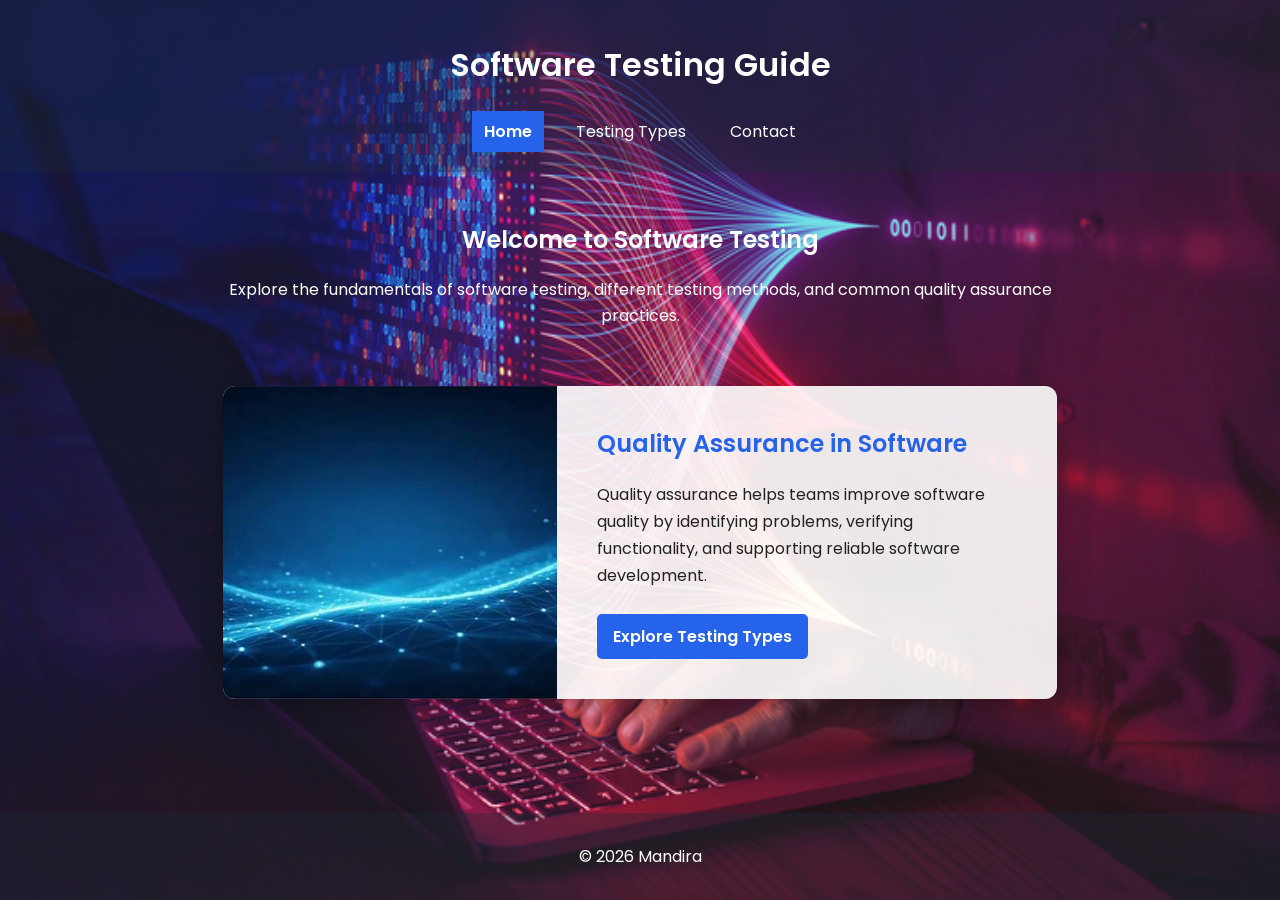
<file: index.html>
<!DOCTYPE html>
<html lang="en">
<head>
    <meta charset="UTF-8">
    <meta name="viewport" content="width=device-width, initial-scale=1.0">
    <title>Software Testing Guide | Home</title>
    <link rel="preconnect" href="https://fonts.googleapis.com">
    <link rel="preconnect" href="https://fonts.gstatic.com" crossorigin>
    <link rel="stylesheet" href="https://fonts.googleapis.com/css2?family=Poppins:wght@400;500;600;700&display=swap">
    <link rel="stylesheet" href="css/common.css">
    <link rel="stylesheet" href="css/index.css">
</head>
<body class="home-page">
    <header>
        <h1>Software Testing Guide</h1>
        <nav class="nav">
            <a class="nav__link nav__link--active" href="index.html">Home</a>
            <a class="nav__link" href="html/testing.html">Testing Types</a>
            <a class="nav__link" href="html/contact.html">Contact</a>
        </nav>
    </header>
    <main>
        <section class="hero">
            <h2>Welcome to Software Testing</h2>
            <p>
                Explore the fundamentals of software testing,
                different testing methods, and common quality assurance practices.
            </p>
        </section>
        <section class="qa-showcase">
            <div class="qa-showcase__card">
                <img class="qa-showcase__image" src="images/background.jpg" alt="Software quality assurance">
                <div class="qa-showcase__info">
                    <h2>Quality Assurance in Software</h2>
                    <p>
                        Quality assurance helps teams improve software quality by
                        identifying problems, verifying functionality, and supporting
                        reliable software development.
                    </p>
                    <a class="featured-link" href="html/testing.html">Explore Testing Types</a>
                </div>
            </div>
        </section>
    </main>
    <footer>
        <p>&copy; 2026 Mandira</p>
    </footer>
</body>
</html>
</file>
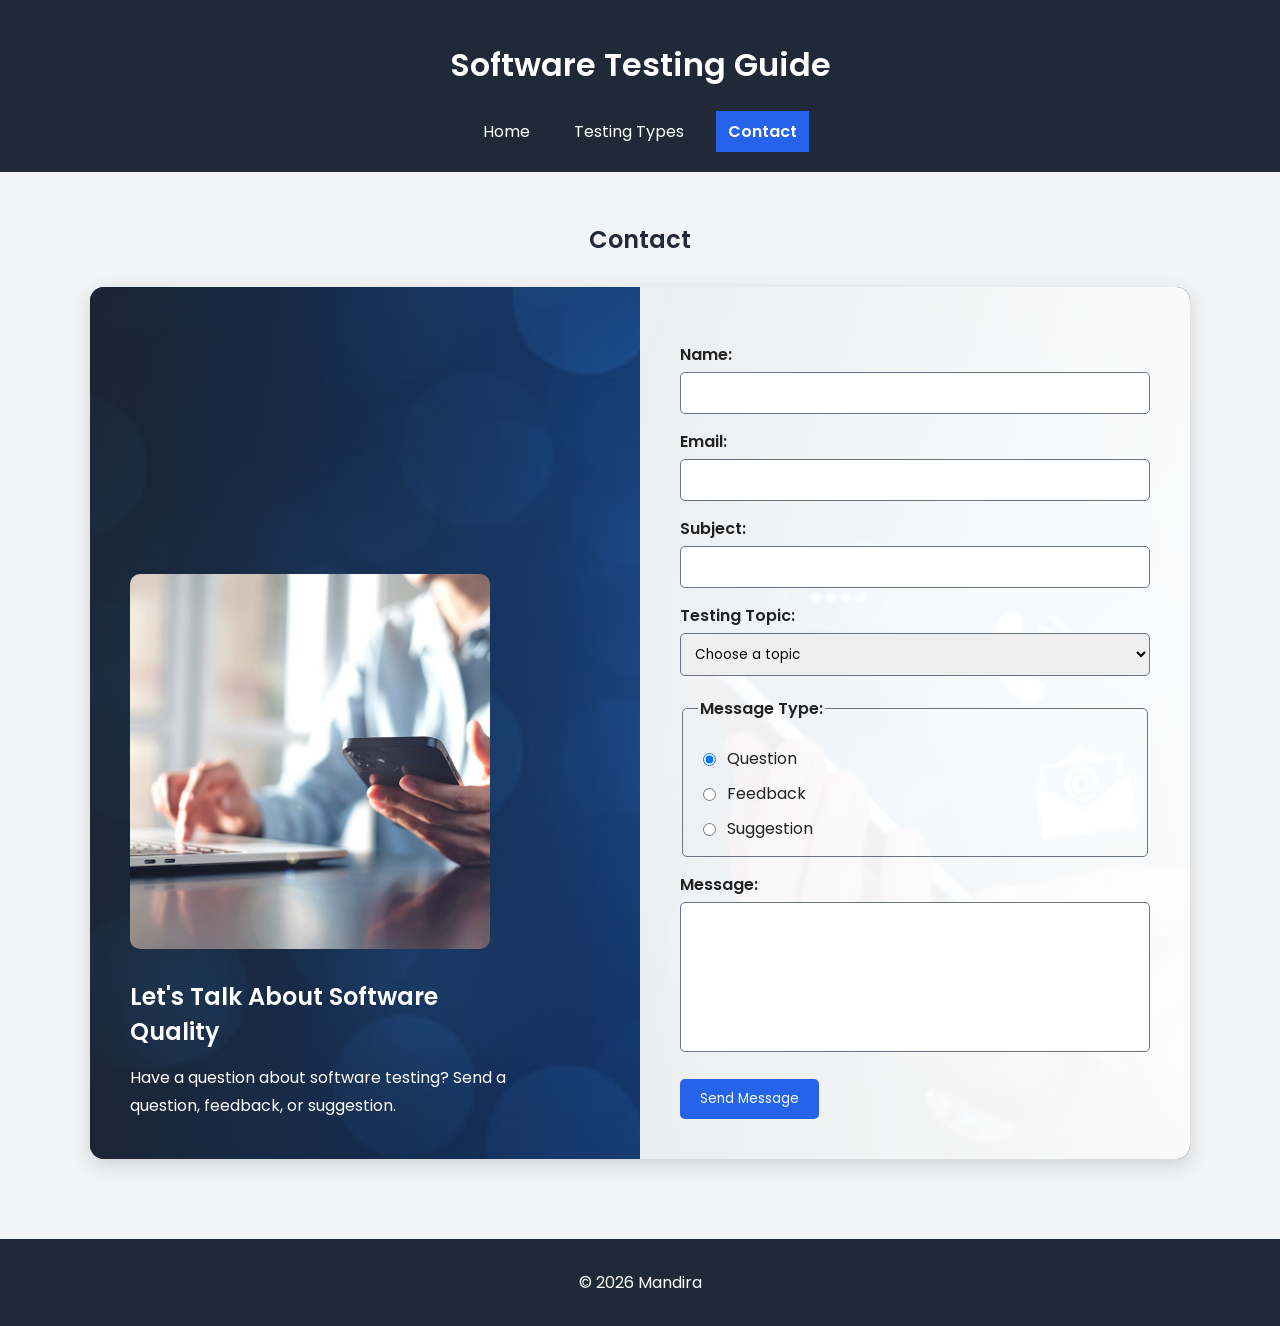
<file: html/contact.html>
<!DOCTYPE html>
<html lang="en">
<head>
    <meta charset="UTF-8">
    <meta name="viewport" content="width=device-width, initial-scale=1.0">
    <title>Software Testing Guide | Contact</title>
    <link rel="preconnect" href="https://fonts.googleapis.com">
    <link rel="preconnect" href="https://fonts.gstatic.com" crossorigin>
    <link href="https://fonts.googleapis.com/css2?family=Poppins:wght@400;500;600;700&display=swap" rel="stylesheet">
    <link rel="stylesheet" href="../css/common.css">
    <link rel="stylesheet" href="../css/contact.css">
</head>
<body>
    <header>
        <h1>Software Testing Guide</h1>
        <nav class="nav">
            <a class="nav__link" href="../index.html">Home</a>
            <a class="nav__link" href="testing.html">Testing Types</a>
            <a class="nav__link nav__link--active" href="contact.html">Contact</a>
        </nav>
    </header>
    <main>
        <h2>Contact</h2>
        <div class="contact-container">
            <section class="contact-visual">
                <img class="contact-visual__image" src="../images/contactus.jpg" alt="Software quality assurance and communication">
                <div class="contact-visual__content">
                    <h2>Let's Talk About Software Quality</h2>
                    <p>
                        Have a question about software testing?
                        Send a question, feedback, or suggestion.
                    </p>
                </div>
            </section>
            <form class="contact-form" action="mailto:mandira.ramasinghe98@gmail.com" method="post" enctype="text/plain">
                <label for="name">Name:</label>
                <input type="text" id="name" name="name">
                <label for="email">Email:</label>
                <input type="email" id="email" name="email" required>
                <label for="subject">Subject:</label>
                <input type="text" id="subject" name="subject">
                <label for="topic">Testing Topic:</label>
                <select id="topic" name="topic">
                    <option value="">Choose a topic</option>
                    <option value="manual-testing">Manual Testing</option>
                    <option value="automation-testing">Automation Testing</option>
                    <option value="api-testing">API Testing</option>
                    <option value="regression-testing">Regression Testing</option>
                    <option value="other">Other</option>
                </select>
                <fieldset class="message-type">
                    <legend>Message Type:</legend>
                    <div class="radio-option">
                        <input type="radio" id="question" name="message-type" value="question" checked>
                        <label for="question">Question</label>
                    </div>
                    <div class="radio-option">
                        <input type="radio" id="feedback" name="message-type" value="feedback">
                        <label for="feedback">Feedback</label>
                    </div>
                    <div class="radio-option">
                        <input type="radio" id="suggestion" name="message-type" value="suggestion">
                        <label for="suggestion">Suggestion</label>
                    </div>
                </fieldset>
                <label for="message">Message:</label>
                <textarea id="message" name="message" maxlength="500" required></textarea>
                <button type="submit">Send Message</button>
            </form>
        </div>
    </main>
    <footer>
        <p>&copy; 2026 Mandira</p>
    </footer>
</body>
</html>
</file>
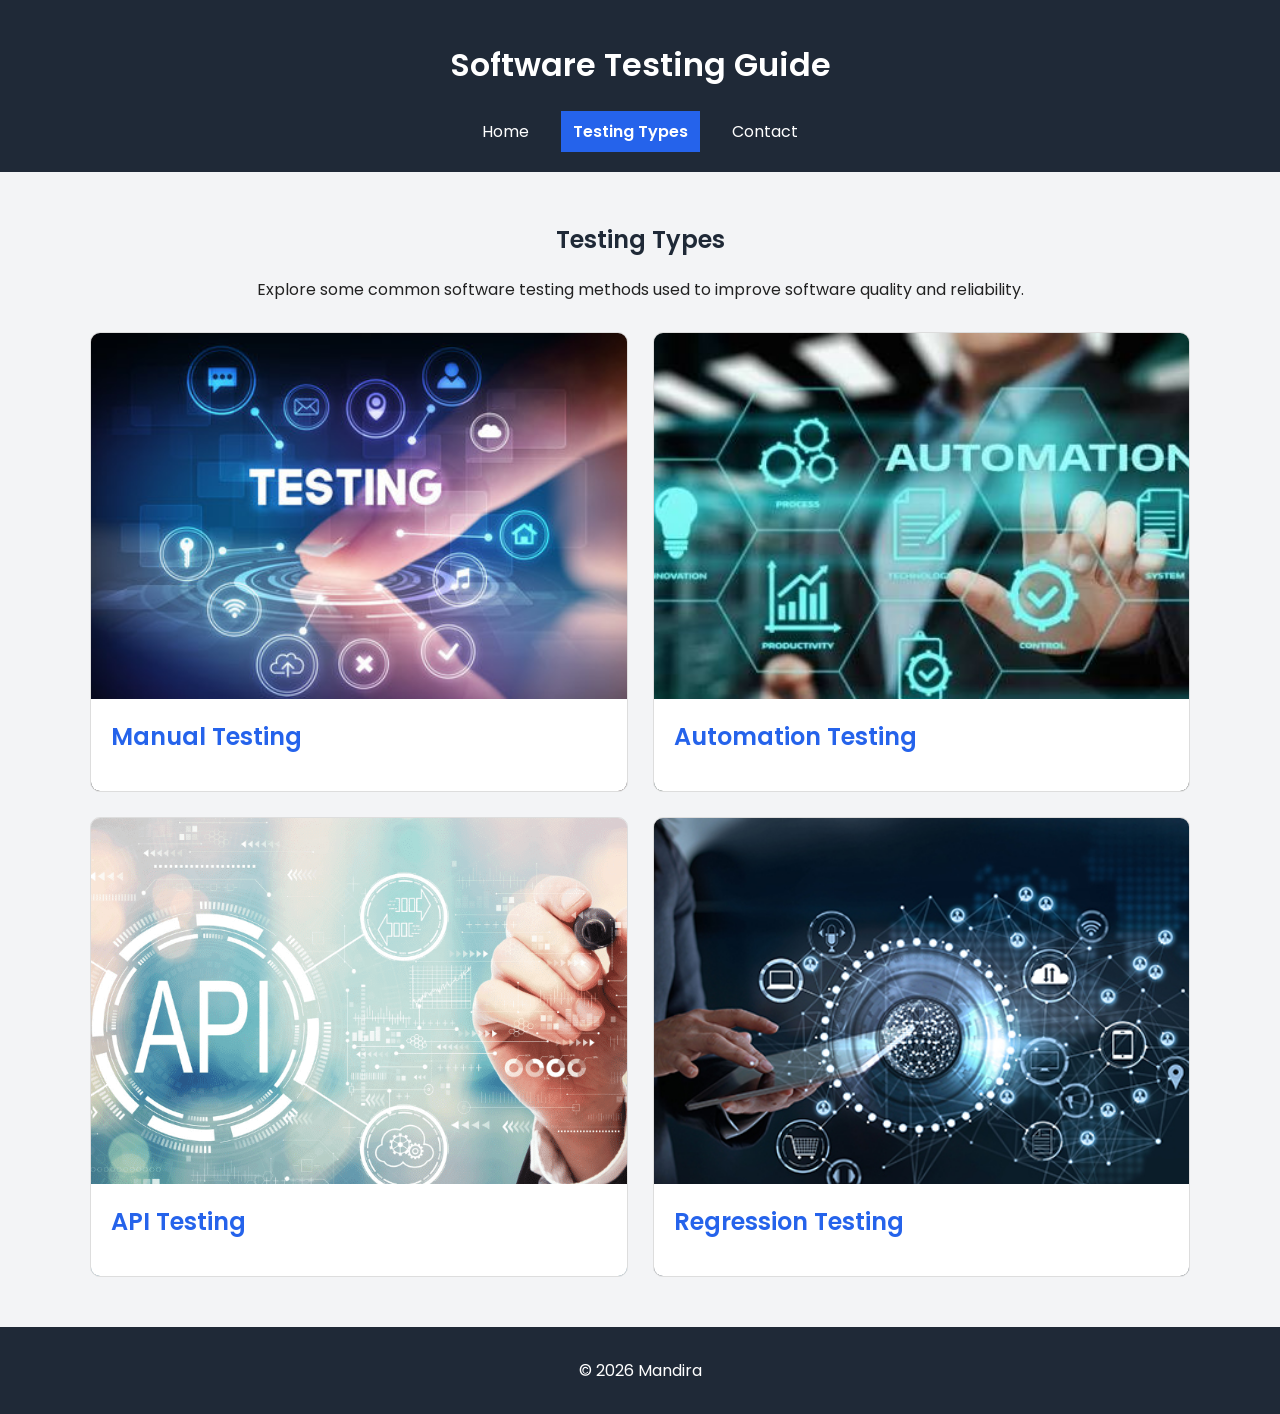
<file: html/testing.html>
<!DOCTYPE html>
<html lang="en">
<head>
    <meta charset="UTF-8">
    <meta name="viewport" content="width=device-width, initial-scale=1.0">
    <title>Software Testing Guide | Testing Types</title>
    <link rel="preconnect" href="https://fonts.googleapis.com">
    <link rel="preconnect" href="https://fonts.gstatic.com" crossorigin>
    <link rel="stylesheet" href="https://fonts.googleapis.com/css2?family=Poppins:wght@400;500;600;700&display=swap">
    <link rel="stylesheet" href="../css/common.css">
    <link rel="stylesheet" href="../css/testing.css">
</head>
<body>
    <header>
        <h1>Software Testing Guide</h1>
        <nav class="nav">
            <a class="nav__link" href="../index.html">Home</a>
            <a class="nav__link nav__link--active" href="testing.html">Testing Types</a>
            <a class="nav__link" href="contact.html">Contact</a>
        </nav>
    </header>
    <main>
        <h2>Testing Types</h2>
        <p class="testing-intro">
            Explore some common software testing methods used to improve
            software quality and reliability.
        </p>
        <section class="testing-types">
            <article class="testing-type-card">
                <img class="testing-type-card__image" src="../images/manual-testing.jpg" alt="Manual testing">
                <div class="testing-type-card__content">
                    <h3>Manual Testing</h3>
                    <p class="testing-type-card__description">
                        Manual testing is the process of checking software manually
                        without using automation tools.
                    </p>
                </div>
            </article>
            <article class="testing-type-card">
                <img class="testing-type-card__image" src="../images/automation-testing.jpg" alt="Automation testing">
                <div class="testing-type-card__content">
                    <h3>Automation Testing</h3>
                    <p class="testing-type-card__description">
                        Automation testing uses scripts and tools to execute
                        tests automatically.
                    </p>
                </div>
            </article>
            <article class="testing-type-card">
                <img class="testing-type-card__image" src="../images/api-testing.png" alt="API testing">
                <div class="testing-type-card__content">
                    <h3>API Testing</h3>
                    <p class="testing-type-card__description">
                        API testing checks how software systems communicate
                        and exchange data.
                    </p>
                </div>
            </article>
            <article class="testing-type-card">
                <img class="testing-type-card__image" src="../images/regression-testing.jpg" alt="Regression testing">
                <div class="testing-type-card__content">
                    <h3>Regression Testing</h3>
                    <p class="testing-type-card__description">
                        Regression testing checks whether existing functionality
                        still works after changes are made.
                    </p>
                </div>
            </article>
        </section>
    </main>
    <footer>
        <p>&copy; 2026 Mandira</p>
    </footer>
</body>
</html>
</file>
<file: css/common.css>
* {
    box-sizing: border-box;
}

body {
    min-height: 100vh;
    display: flex;
    flex-direction: column;
    margin: 0;
    font-family: "Poppins", Arial, Helvetica, sans-serif;
    background-color: #f3f4f6;
    color: #222222;
}

h1,
h2,
h3 {
    font-weight: 600;
}

button,
input,
textarea,
select {
    font-family: inherit;
}

header {
    background-color: #1f2937;
    color: #ffffff;
    padding: 20px;
    text-align: center;
}

.nav {
    display: flex;
    justify-content: center;
    gap: 20px;
    margin-top: 15px;
}

.nav__link {
    color: #ffffff;
    text-decoration: none;
    padding: 8px 12px;
}

.nav__link:hover {
    background-color: #2563eb;
}

.nav__link--active {
    background-color: #2563eb;
    font-weight: 600;
}

main {
    flex: 1;
    width: 90%;
    margin: 0 auto;
    padding: 30px 0;
}

h2 {
    color: #1f2937;
    text-align: center;
}

footer {
    background-color: #1f2937;
    color: #ffffff;
    text-align: center;
    padding: 15px;
    margin-top: 20px;
}

@media screen and (max-width: 768px) {

    header {
        padding: 15px;
    }

    .nav {
        align-items: center;
    }
}

@media screen and (max-width: 599px) {

    .nav {
        flex-direction: column;
        gap: 10px;
    }
}
</file>
<file: css/index.css>
.home-page {
    background-image: url("../images/software-testing.png");
    background-size: cover;
    background-position: center;
    background-repeat: no-repeat;
    background-attachment: fixed;
    color: #ffffff;
}

.home-page header {
    background-color: rgba(31, 41, 55, 0.35);
}

.home-page main {
    display: flex;
    flex-direction: column;
    justify-content: center;
    max-width: 1200px;
    padding: 0 0 60px;
}

.hero {
    min-height: 200px;
    display: flex;
    flex-direction: column;
    justify-content: center;
    align-items: center;
    padding: 30px 20px;
    text-align: center;
    color: #ffffff;
}

.hero h2 {
    color: #ffffff;
    margin: 0 0 20px;
}

.hero p {
    max-width: 850px;
    margin: 0;
    line-height: 1.6;
}

.qa-showcase {
    display: flex;
    justify-content: center;
    align-items: center;
    padding: 10px 20px 50px;
}

.qa-showcase__card {
    display: grid;
    grid-template-columns: 40% 60%;
    width: 75%;
    max-width: 850px;
    background-color: rgba(255, 255, 255, 0.9);
    border-radius: 12px;
    overflow: hidden;
    box-shadow: 0 6px 20px rgba(0, 0, 0, 0.25);
}

.qa-showcase__image {
    width: 100%;
    height: 100%;
    object-fit: cover;
    display: block;
}

.qa-showcase__info {
    width: 100%;
    padding: 40px;
}

.qa-showcase__info h2 {
    color: #2563eb;
    text-align: left;
    margin-top: 0;
    margin-bottom: 20px;
}

.qa-showcase__info p {
    color: #222222;
    line-height: 1.7;
    margin: 0;
}

.featured-link {
    display: inline-block;
    width: fit-content;
    margin-top: 25px;
    padding: 10px 16px;
    background-color: #2563eb;
    color: #ffffff;
    text-decoration: none;
    font-weight: 600;
    border-radius: 5px;
}

.featured-link:hover {
    background-color: #1d4ed8;
}

.home-page footer {
    background-color: rgba(31, 41, 55, 0.35);
    margin-top: 0;
}

@media screen and (max-width: 768px) {

    .home-page main {
        padding: 0 0 40px;
    }

    .hero {
        min-height: 280px;
        padding: 30px 15px;
    }

    .qa-showcase {
        padding: 25px 0 40px;
    }

    .qa-showcase__card {
        grid-template-columns: 1fr;
        width: 100%;
    }

    .qa-showcase__image {
        height: 220px;
    }

    .qa-showcase__info {
        padding: 25px;
    }

    .qa-showcase__info h2 {
        text-align: center;
    }

    .featured-link {
        display: block;
        width: fit-content;
        margin: 25px auto 0;
    }
}

@media screen and (max-width: 599px) {

    .hero {
        min-height: 250px;
    }

    .qa-showcase__image {
        height: 200px;
    }

    .qa-showcase__info {
        padding: 20px;
    }
}
</file>
<file: css/contact.css>
.contact-container {
    display: grid;
    grid-template-columns: 1fr 1fr;
    max-width: 1100px;
    margin: 30px auto;
    border-radius: 14px;
    overflow: hidden;
    background-image: url("../images/contact.jpg");
    background-size: cover;
    background-position: center;
    box-shadow: 0 6px 20px rgba(0, 0, 0, 0.15);
}

.contact-visual {
    min-height: 650px;
    display: flex;
    flex-direction: column;
    justify-content: flex-end;
    align-items: flex-start;
    padding: 40px;
    background: linear-gradient(
        to right,
        rgba(31, 41, 55, 0.82),
        rgba(37, 99, 235, 0.30)
    );
    color: #ffffff;
}

.contact-visual__image {
    width: 80%;
    max-width: 360px;
    height: auto;
    display: block;
    margin-bottom: 30px;
    border-radius: 10px;
}

.contact-visual__content {
    max-width: 400px;
}

.contact-visual__content h2 {
    color: #ffffff;
    text-align: left;
    margin-top: 0;
    margin-bottom: 15px;
}

.contact-visual__content p {
    margin: 0;
    line-height: 1.7;
}

.contact-form {
    width: 100%;
    padding: 40px;
    background: linear-gradient(
        to right,
        rgba(255, 255, 255, 0.92),
        rgba(255, 255, 255, 0.98)
    );
}

.contact-form label {
    display: block;
    margin-top: 15px;
    margin-bottom: 5px;
    font-weight: 600;
}

.contact-form input[type="text"],
.contact-form input[type="email"],
.contact-form textarea,
.contact-form select {
    width: 100%;
    padding: 10px;
    border: 1px solid #6b7280;
    border-radius: 5px;
}

.contact-form input[type="text"]:focus,
.contact-form input[type="email"]:focus,
.contact-form textarea:focus,
.contact-form select:focus {
    border-color: #2563eb;
    outline: 2px solid rgba(37, 99, 235, 0.2);
}

.contact-form textarea {
    height: 150px;
    resize: none;
}

.message-type {
    margin-top: 20px;
    padding: 15px;
    border: 1px solid #6b7280;
    border-radius: 5px;
}

.message-type legend {
    font-weight: 600;
}

.radio-option {
    display: flex;
    align-items: center;
    gap: 8px;
    margin-top: 10px;
}

.radio-option label {
    display: inline;
    margin: 0;
    font-weight: 400;
}

.contact-form button {
    margin-top: 20px;
    padding: 10px 20px;
    background-color: #2563eb;
    color: #ffffff;
    border: none;
    border-radius: 5px;
    cursor: pointer;
}

.contact-form button:hover {
    background-color: #1d4ed8;
}

@media screen and (max-width: 768px) {

    .contact-container {
        grid-template-columns: 1fr;
    }

    .contact-visual {
        min-height: 320px;
        padding: 30px;
    }

    .contact-visual__image {
        width: 45%;
        max-width: 240px;
        margin-bottom: 20px;
    }

    .contact-form {
        padding: 25px;
    }
}

@media screen and (max-width: 599px) {

    .contact-visual {
        min-height: 300px;
        padding: 20px;
    }

    .contact-visual__image {
        width: 55%;
        max-width: 200px;
        margin-bottom: 20px;
    }

    .contact-form {
        padding: 20px;
    }
}
</file>
<file: css/testing.css>
.testing-intro {
    text-align: center;
    margin-bottom: 30px;
}

.testing-types {
    display: grid;
    grid-template-columns: repeat(2, 1fr);
    gap: 25px;
    max-width: 1100px;
    margin: 30px auto 0;
}

.testing-type-card {
    position: relative;
    height: 460px;
    background-color: #ffffff;
    border: 1px solid #dddddd;
    border-radius: 10px;
    overflow: hidden;
}

.testing-type-card__image {
    width: 100%;
    height: 100%;
    object-fit: cover;
    display: block;
}

.testing-type-card__content {
    position: absolute;
    left: 0;
    bottom: 0;
    width: 100%;
    height: 20%;
    padding: 20px;
    background-color: #ffffff;
    overflow: hidden;
    transition: height 0.4s;
}

.testing-type-card__content h3 {
    margin: 0;
    color: #2563eb;
    font-size: 24px;
}

.testing-type-card__description {
    opacity: 0;
    margin-top: 15px;
    line-height: 1.6;
    transition: opacity 0.3s;
}

.testing-type-card:hover .testing-type-card__content {
    height: 50%;
}

.testing-type-card:hover .testing-type-card__description {
    opacity: 1;
}

@media screen and (max-width: 768px) {

    .testing-types {
        grid-template-columns: 1fr;
    }

    .testing-type-card {
        height: auto;
    }

    .testing-type-card__image {
        height: 220px;
    }

    .testing-type-card__content {
        position: static;
        height: auto;
    }

    .testing-type-card__description {
        opacity: 1;
        margin-bottom: 0;
    }

    .testing-type-card:hover .testing-type-card__content {
        height: auto;
    }
}
</file>
